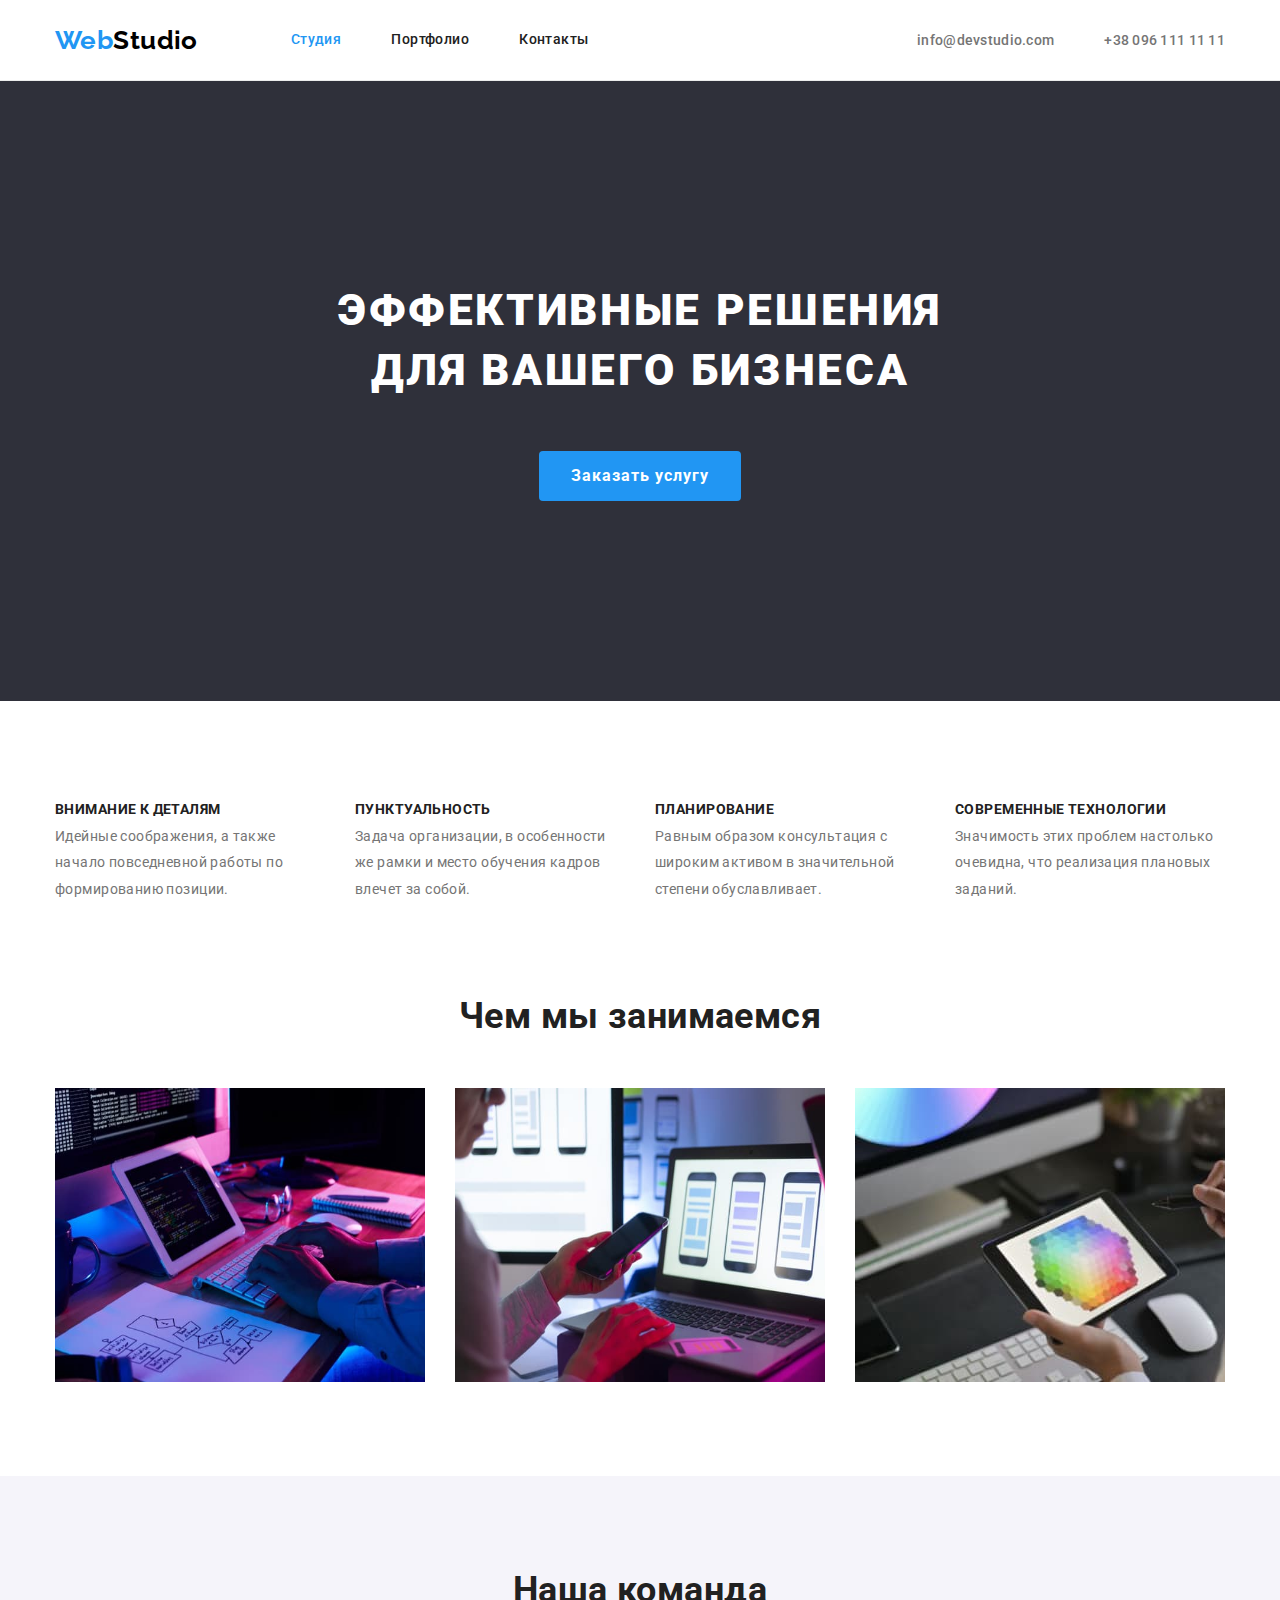
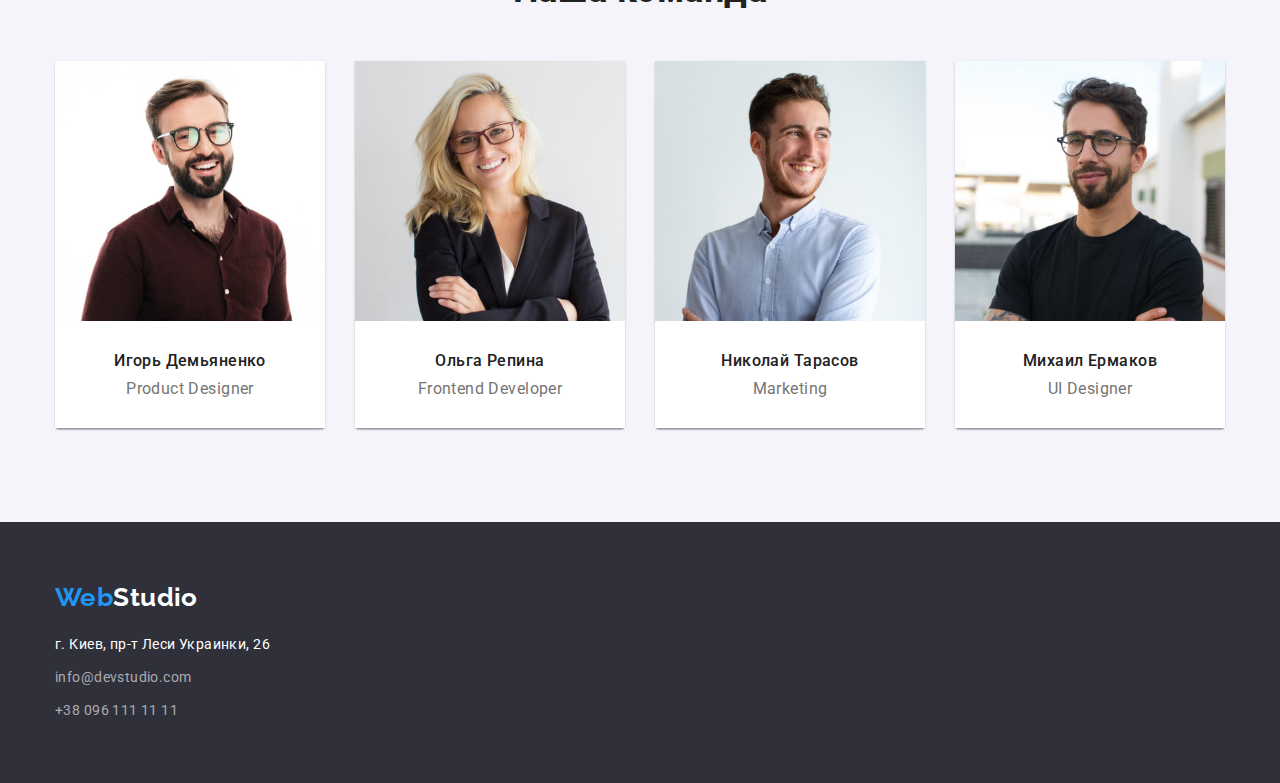
<file: index.html>
<!DOCTYPE html>
<html lang="ru">
<head>
    <meta charset="UTF-8">
    <meta http-equiv="X-UA-Compatible" content="IE=edge">
    <meta name="viewport" content="width=device-width, initial-scale=1.0">

    <title>Студия разработки сайтов, интернет-магазинов, веб и мобильных приложений</title>
        
    <link rel="preconnect" href="https://fonts.googleapis.com">
    <link rel="preconnect" href="https://fonts.gstatic.com" crossorigin>
    <link href="https://fonts.googleapis.com/css2?family=Raleway:wght@700&family=Roboto:wght@400;500;700;900&display=swap"
        rel="stylesheet">
    
    <link rel="stylesheet" href="https://cdnjs.cloudflare.com/ajax/libs/modern-normalize/1.1.0/modern-normalize.min.css">

    <link rel="stylesheet" href="./css/styles.css">
</head>

<body>
<!----------------------------- Header --------------------------------->
    <header class="header-section"> 
        <div class="container header-container">
            <nav class="nav-list">
                <a lang="en" href="/" class="logo">Web<span class="logo-header-color">Studio</span></a>
                
                <ul class="list nav-list">
                    <li class="item">
                        <a href="./index.html" class="list-menu current">Студия</a>
                    </li>
                    <li class="item">
                        <a href="./portfolio.html" class="list-menu">Портфолио</a>
                    </li>
                    <li class="item">
                        <a href="" class="list-menu">Контакты</a>
                    </li>
                </ul>
            </nav>
            <ul class="list header-contacts-list">
                <li class="item">
                    <a href="mailto:info@devstudio.com" class="header-contacts">info@devstudio.com</a>
                </li>
                <li class="item">
                    <a href="tel:+380961111111"  class="header-contacts">+38 096 111 11 11</a>
                </li> 
            </ul>
        </div>
    </header>

    <main>
<!----------------------------- Hero --------------------------------->
        <section class="hero">
            <div class="container hero-container">
                <h1 class="hero-h">Эффективные решения для вашего бизнеса</h1>
                <button type="button" class="button-header">Заказать услугу</button>
            </div>
        </section>
<!------------------------- Наши преимущества ------------------------>
        <section class="main-content-section">
            <!--  h2 уже скрыт в css -->
            <div class="container advantages-container" >
                <h2 class="visually-hidden">Наши преимущества</h2>

                <ul class="list advantages-list">
                    <li class="advantages-item">
                        <h3 class="advantages">Внимание к деталям</h3>
                        <p class="advantages-description">Идейные соображения, а также начало повседневной работы по формированию позиции.</p>
                    </li>
                    <li class="advantages-item">
                        <h3 class="advantages">Пунктуальность</h3>
                        <p class="advantages-description">Задача организации, в особенности же рамки и место обучения кадров влечет за собой.</p>
                    </li>
                    <li class="advantages-item">
                        <h3 class="advantages">Планирование</h3>
                        <p class="advantages-description">Равным образом консультация с широким активом в значительной степени обуславливает.</p>
                    </li>
                    <li class="advantages-item">
                        <h3 class="advantages">Современные технологии</h3>
                        <p class="advantages-description">Значимость этих проблем настолько очевидна, что реализация плановых заданий.</p>
                    </li>
                </ul>

            </div>
        </section>
<!------------------------- Чем мы занимаемся ------------------------>
        <section class="main-content-section  particuliarities-section">
            <div class="container">
                <h2 class="particuliarities-h">Чем мы занимаемся</h2>
                <ul class="list specialization-img">
                    <li><img class="particuliarities-photo" src="./images/algorithm.jpg" alt="Написание кода, алгоритм" width="370" height="294"></li>
                    <li><img class="particuliarities-photo" src="./images/mobile.jpg" alt="Разработка мобильных приложений" width="370" height="294"></li>
                    <li><img class="particuliarities-photo" src="./images/html-colors.jpg" alt="Цветовая палитра" width="370" height="294"></li>
                </ul>  
            </div>
        </section>
<!------------------------- Наша команда ------------------------>
        <section class="main-content-section team-backgroung">
            <div class="container team-container">
                <h2 class="particuliarities-h">Наша команда</h2>      

                <ul class="list our-team">
                    <li class="our-team-list">
                        <img class="teammate-photo" lang="en" src="./images/ihor.jpg" alt="Photo of Product Designer" width="270">
                        <div class="teammate-description">
                            <h3 class="teammate-name">Игорь Демьяненко</h3>
                            <p class="teammate-position" lang="en">Product Designer</p>
                    </div>    

                    </li>
                    <li class="our-team-list">
                        <img class="teammate-photo" lang="en" src="./images/olha.jpg" alt="Photo of Frontend Developer" width="270">
                        <div class="teammate-description">
                            <h3 class="teammate-name">Ольга Репина</h3>
                            <p class="teammate-position" lang="en">Frontend Developer</p>
                        </div>    
                                         
                    </li>
                    <li class="our-team-list">
                        <img class="teammate-photo" lang="en" src="./images/nick.jpg" alt="Photo of Marketing Expert" width="270">
                        <div class="teammate-description">
                            <h3 class="teammate-name">Николай Тарасов</h3>
                            <p class="teammate-position" lang="en">Marketing</p>
                        </div>    
                                           
                    </li>
                    <li class="our-team-list">
                        <img class="teammate-photo" lang="en" src="./images/mick.jpg" alt="Photo of UI Designer" width="270">
                        <div class="teammate-description">
                            <h3 class="teammate-name">Михаил Ермаков</h3>
                            <p class="teammate-position" lang="en">UI Designer</p>
                        </div>    
                                          
                    </li>                    
                </ul>  
            </div>
        </section>
    </main>
<!------------------------------ Footer ----------------------------->
    <footer class="footer-background">
        <div class="container footer-container">
            <a lang="en" href="/" class="logo"><span class="logo-accent">Web</span><span class="logo-footer-color">Studio</span></a>
                <address>
                    <ul class="list footer-adress-container">
                        <li class="address-common-list"><a class="address-list" href="https://goo.gl/maps/GgaBB5i8PTadJ9jeA" target="_blank" rel="noopener noreferer" >г. Киев, пр-т Леси Украинки, 26</a></li>
                        <li class="address-common-list"><a class="address-list footer-adress" href="mailto:info@devstudio.com">info@devstudio.com</a></li>
                        <li class="address-common-list"><a class="address-list footer-adress" href="tel:+380961111111">+38 096 111 11 11</a></li>
                    </ul>     
                </address>
            </div>
    </footer>
    
</body>
</html>
</file>
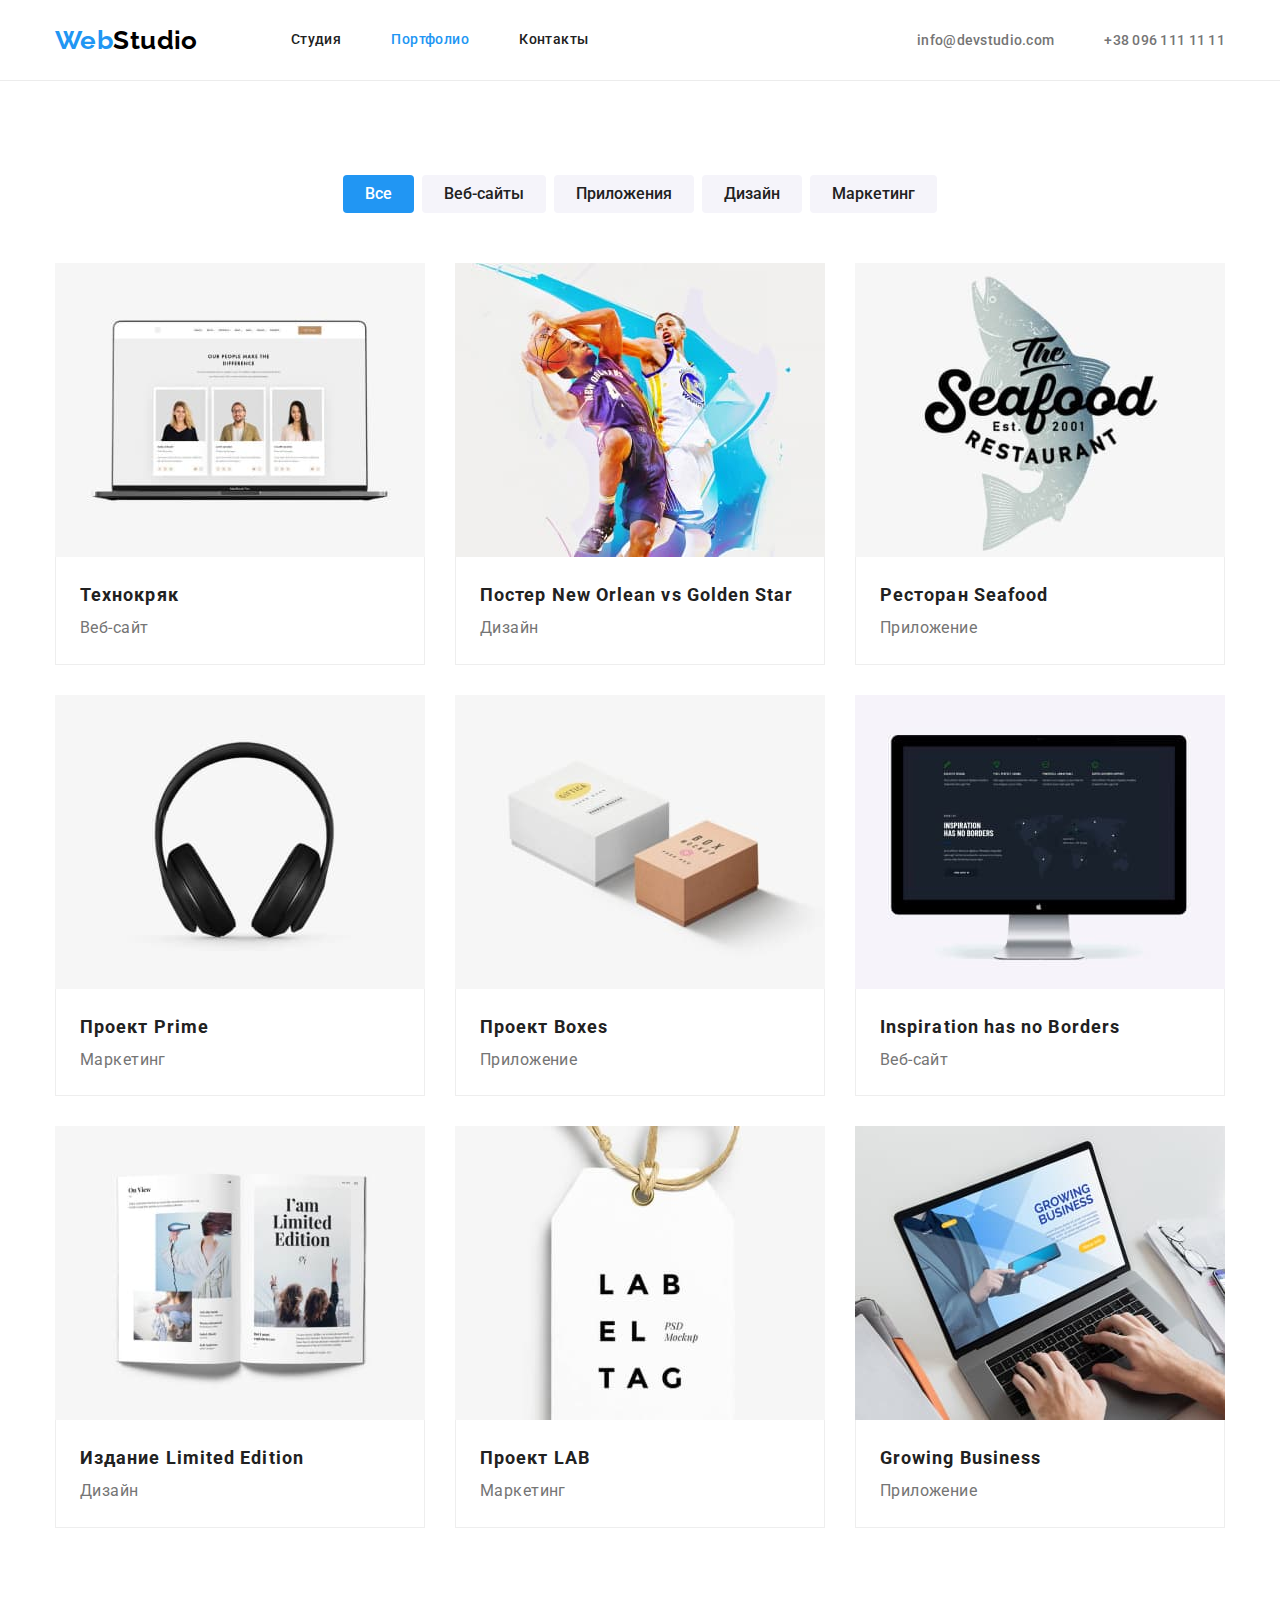
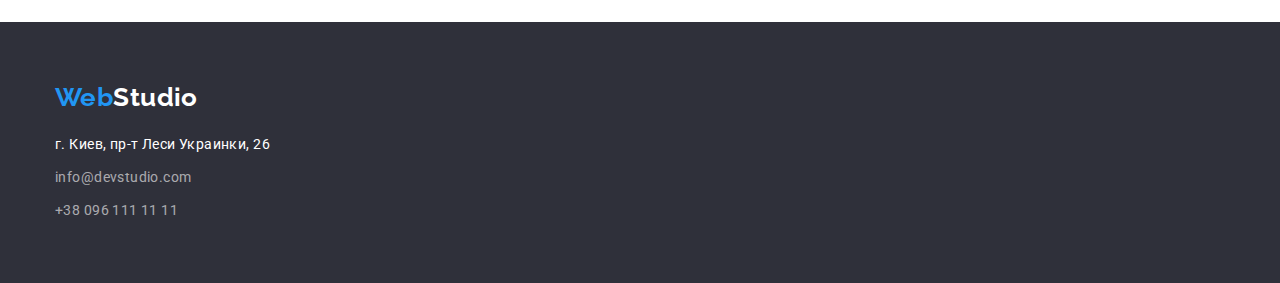
<file: portfolio.html>
<!DOCTYPE html>
<html lang="ru">
<head>
    <meta charset="UTF-8">
    <meta http-equiv="X-UA-Compatible" content="IE=edge">
    <meta name="viewport" content="width=device-width, initial-scale=1.0">

    <title>Студия разработки сайтов, интернет-магазинов, веб и мобильных приложений</title>

    <link rel="preconnect" href="https://fonts.googleapis.com">
    <link rel="preconnect" href="https://fonts.gstatic.com" crossorigin>
    <link href="https://fonts.googleapis.com/css2?family=Raleway:wght@700&family=Roboto:wght@400;500;700;900&display=swap"
         rel="stylesheet">

    <link rel="stylesheet" href="https://cdnjs.cloudflare.com/ajax/libs/modern-normalize/1.1.0/modern-normalize.min.css">     

    <link rel="stylesheet" href="./css/styles.css">
</head>

<body >
<!------------------------------ Header ----------------------------->
    <header class="header-section">
        <div class="container header-container">
            <nav class="nav-list">
                <a lang="en" href="/" class="logo">Web<span class="logo-header-color">Studio</span></a>
    
                <ul class="list nav-list">
                    <li class="item">
                        <a href="./index.html" class="list-menu">Студия</a>
                    </li>
                    <li class="item">
                        <a href="./portfolio.html" class="list-menu current">Портфолио</a>
                    </li>
                    <li class="item">
                        <a href="" class="list-menu">Контакты</a>
                    </li>
                </ul>
            </nav>
            <ul class="list header-contacts-list">
                <li class="item">
                    <a href="mailto:info@devstudio.com" class="header-contacts">info@devstudio.com</a>
                </li>
                <li class="item">
                    <a href="tel:+380961111111" class="header-contacts">+38 096 111 11 11</a>
                </li>
            </ul>
        </div>
    </header>

    <main>
        <!------------------------------ Projects ----------------------------->
        <section class="main-content-section">
            <!--- h1 уже скрыт в css --->
            <div class="container project-container">
                <h1 class="visually-hidden">Наши проекты</h1>
                
                <ul class="list filters-list">
                    <li class="radio-button-list">
                        <button type="button" class="radio-button current">Все</button>
                    </li>
                    <li class="radio-button-list">
                        <button type="button" class="radio-button">Веб-сайты</button>
                    </li>
                    <li class="radio-button-list">
                        <button type="button" class="radio-button">Приложения</button>
                    </li>
                    <li class="radio-button-list">
                        <button type="button" class="radio-button">Дизайн</button>
                    </li>
                    <li class="radio-button-list">
                        <button type="button" class="radio-button">Маркетинг</button>
                    </li>
                </ul>  

                <ul class="list projects-list">
                    <li class="project-list-item">
                        <a class="project-item-link" href="" target="_blank" title="Технокряк" rel="noopener nofollow">
                            <img class="projects-photo" src="./images/project-1.jpg" alt="Веб-сайт Технокряк">
                            <div class="project-description">
                                <h2 class="project-name">Технокряк</h2>
                                <p class="project-type">Веб-сайт</p>
                            </div> 
                        </a>
                    </li>
                    <li class="project-list-item">
                        <a href="" target="_blank" title="Постер New Orlean vs Golden Star" rel="noopener nofollow">
                            <img class="projects-photo" src="./images/project-2.jpg" alt="Постер New Orlean vs Golden Star">
                            <div class="project-description">
                                <h2 class="project-name">Постер <span lang="en">New Orlean vs Golden Star</span></h2>
                                <p class="project-type">Дизайн</p>
                            </div> 
                        </a>
                    </li>
                    <li class="project-list-item">
                        <a href="" target="_blank" title="Ресторан Seafood" rel="noopener nofollow">
                            <img class="projects-photo" src="./images/project-3.jpg" alt="Ресторан Seafood Лого">
                            <div class="project-description">
                                <h2 class="project-name">Ресторан <span lang="en">Seafood</span></h2>
                                <p class="project-type">Приложение</p>
                            </div> 
                        </a>
                    </li>
                    <li class="project-list-item">
                        <a href="" target="_blank" title="Проект Prime" rel="noopener nofollow">
                            <img class="projects-photo" src="./images/project-4.jpg" alt="Мониторные Наушники">
                            <div class="project-description">
                                <h2 class="project-name">Проект Prime</h2>
                                <p class="project-type">Маркетинг</p>
                            </div> 
                        </a>
                    </li>
                    <li class="project-list-item">
                        <a href="" target="_blank" title="Проект Boxes" rel="noopener nofollow">
                            <img class="projects-photo" src="./images/project-5.jpg" alt="2 картонные коробки для упаковки">
                            <div class="project-description">
                                <h2 class="project-name">Проект <span>Boxes</span></h2>
                                <p class="project-type">Приложение</p>
                            </div> 
                        </a>
                    </li>
                    <li class="project-list-item">
                        <a lang="en" href="" target="_blank" title="Inspiration has no Borders" rel="noopener nofollow">
                            <img class="projects-photo" src="./images/project-6.jpg" alt="Веб-сайт Inspiration has no Borders">
                            <div class="project-description">
                                <h2 lang="en" class="project-name">Inspiration has no Borders</h2>
                                <p class="project-type">Веб-сайт</p>
                            </div> 
                        </a>
                    </li>
                    <li class="project-list-item">
                        <a href="" target="_blank" title="Издание Limited Edition" rel="noopener nofollow">
                            <img class="projects-photo" src="./images/project-7.jpg" alt="Издание Limited Edition">
                            <div class="project-description">
                                <h2 class="project-name">Издание <span>Limited Edition</span></h2>
                                <p class="project-type">Дизайн</p>
                            </div> 
                        </a>
                    </li>
                    <li class="project-list-item">
                        <a href="" target="_blank" title="Проект LAB" rel="noopener nofollow">
                            <img class="projects-photo" src="./images/project-8.jpg" alt="Проект LAB">
                            <div class="project-description">
                                <h2 class="project-name">Проект <span>LAB</span></h2>
                                <p class="project-type">Маркетинг</p>
                            </div> 
                        </a>
                    </li>
                    <li class="project-list-item">
                        <a class="project-item-link" lang="en" href="" target="_blank" title="Growing Business" rel="noopener nofollow">
                            <img class="projects-photo" src="./images/project-9.jpg" alt="Приложение Growing Business на экране ноутбука">
                            <div class="project-description">
                                <h2 class="project-name">Growing Business</h2>
                                <p class="project-type">Приложение</p>
                            </div> 
                        </a>
                    </li>
                </ul>
            </div>
        </section>
    </main>

<!------------------------------ Footer ----------------------------->
<footer class="footer-background">
    <div class="container footer-container">
        <a lang="en" href="/" class="logo"><span class="logo-accent">Web</span><span
                class="logo-footer-color">Studio</span></a>
        <address>
            <ul class="list footer-adress-container">
                <li class="address-common-list"><a class="address-list" href="https://goo.gl/maps/GgaBB5i8PTadJ9jeA"
                        target="_blank" rel="noopener noreferer">г. Киев, пр-т Леси Украинки, 26</a></li>
                <li class="address-common-list"><a class="address-list footer-adress"
                        href="mailto:info@devstudio.com">info@devstudio.com</a></li>
                <li class="address-common-list"><a class="address-list footer-adress" href="tel:+380961111111">+38 096
                        111 11 11</a></li>
            </ul>
        </address>
    </div>
</footer>

</body>

</html>
</file>
<file: css/styles.css>
:root {
  --logo-header-color: #000000;
  --h-color: #212121;
  --accent-color: #2196f3;
  --main-text-color: #757575;
  --footer-adress-transparent: rgba(255, 255, 255, 0.6);
  --backgroung-main-color: #ffffff;
  --backgroung-hero-footer: #2f303a;
  --backgroung-team: #f5f4fa;
  --font-family-main: 'roboto', 'sans-serif';
  --font-family-secondary: 'raleway', 'sans-serif';
}

body {
  font-family: var(--font-family-main);
  font-size: 14px;
  letter-spacing: 0.03em;
  background-color: var(--backgroung-main-color);
  color: var(--main-text-color);
}

a {
  text-decoration: none;
  color: inherit;
}

h1,
h2,
h3,
p,
ul {
  margin-top: 0px;
  margin-right: 0px;
  margin-bottom: 0px;
}

ul {
  padding-left: 0px;
}

img {
  display: block;
  max-width: 100%;
  min-height: auto;
}

.visually-hidden {
  position: absolute;
  width: 1px;
  height: 1px;
  margin: -1px;
  padding: 0;
  overflow: hidden;
  border: 0;
  clip: rect(0 0 0 0);
}

/* =================== Header ===================== */
.container {
  width: 1200px;
  padding-right: 15px;
  padding-left: 15px;
  margin-right: auto;
  margin-left: auto;
}
.header-section {
  border-bottom: 1px solid #ececec;
}
.header-container {
  display: flex;
  align-items: center;
}

.list {
  list-style: none;
  font-style: normal;
}

.logo {
  margin-right: 93px;
  align-self: center;

  font-family: var(--font-family-secondary);
  font-weight: 700;
  font-size: 26px;
  line-height: 1.2;

  color: var(--accent-color);
}
.logo-header-color {
  color: var(--logo-header-color);
}

.header-contacts-list {
  display: flex;
  margin-left: auto;
}
.header-contacts {
  line-height: 1.17;
  letter-spacing: 0.02em;
}
.list-menu {
  line-height: 1.14;
  color: var(--h-color);
}
.list-menu:hover,
.list-menu:focus,
.header-contacts:hover,
.header-contacts:focus {
  color: var(--accent-color);
}

.nav-list {
  display: flex;
}
.nav-list .list-menu.current {
  color: var(--accent-color);
}
.nav-list .list-menu,
.header-contacts-list .header-contacts {
  display: block;
  padding-top: 32px;
  padding-bottom: 32px;
}
.nav-list .item {
  font-weight: 500;
}
.nav-list .item:not(:last-child),
.header-contacts-list .item:not(:last-child) {
  margin-right: 50px;
}

.header-contacts-list .item {
  font-weight: 500;
}

/* ===================== Hero ======================= */
.hero {
  background-color: var(--backgroung-hero-footer);
  color: var(--backgroung-main-color);
  padding-top: 200px;
  padding-bottom: 200px;
}
.hero-container {
  text-align: center;
}
.hero-h {
  text-align: center;
  margin: 0 auto;
  width: 696px;
  font-weight: 900;
  font-size: 44px;
  line-height: 1.36;
  letter-spacing: 0.06em;
  text-transform: uppercase;
}
.button-header {
  display: inline-block;
  align-items: center;

  min-width: 200px;
  min-height: 50px;
  padding-right: 32px;
  padding-left: 32px;
  margin-top: 50px;

  cursor: pointer;
  border: none;
  border-radius: 4px;

  font-family: inherit;
  font-weight: 700;
  font-size: 16px;
  line-height: 1.9;
  letter-spacing: 0.06em;

  background-color: var(--accent-color);
  color: var(--backgroung-main-color);
}
.filters-list .radio-button.current {
  background-color: var(--accent-color);
}
/* ===================== Наши преимущества ======================= */
h2,
h3 {
  color: var(--h-color);
}

.main-content-section {
  padding-top: 94px;
  padding-bottom: 94px;
}

.advantages-list {
  display: flex;
  flex-wrap: wrap;
}
.advantages-list > .advantages-item {
  flex-basis: calc((100% - 3 * 30px) / 4);
  margin-right: 30px;
}
.advantages-list > .advantages-item:nth-child(4n) {
  margin-right: 0px;
}
.advantages-list > .advantages-item:nth-child(n + 5) {
  margin-top: 30px;
}
.advantages {
  text-transform: uppercase;
  font-weight: 700;
  font-size: 14px;
  line-height: 2;
}
.advantages-description {
  font-size: 14px;
  line-height: 1.88;
}
/* ===================== Чем мы занимаемся ======================= */
.particuliarities-section {
  padding-top: 0;
}
.particuliarities-h {
  margin-bottom: 50px;

  font-weight: 700;
  font-size: 36px;
  line-height: 1.16;
  text-align: center;
}

.specialization-img {
  display: flex;
  flex-wrap: wrap;
  margin-top: -30px;
  margin-left: -30px;
}
.particuliarities-photo {
  width: 370px;
  margin-top: 30px;
  margin-left: 30px;
}
.specialization-img > .particuliarities-photo {
  flex-basis: calc((100% - 3 * 30px) / 3);
}

/* ===================== Наша команда======================= */
.team-backgroung {
  background-color: var(--backgroung-team);
}

.our-team {
  display: flex;
  flex-wrap: wrap;
  margin-top: -30px;
  margin-left: -30px;
}
.our-team-list {
  margin-top: 30px;
  margin-left: 30px;
  box-shadow: 0px 1px 3px rgba(0, 0, 0, 0.12), 0px 1px 1px rgba(0, 0, 0, 0.14),
    0px 2px 1px rgba(0, 0, 0, 0.2);
  border-bottom-right-radius: 4px;
  border-bottom-left-radius: 4px;
}
.our-team > .our-team-list {
  flex-basis: calc((100% - 4 * 30px) / 4);
}
.teammate-photo {
  width: 270px;
}
.teammate-description {
  padding-top: 30px;
  padding-bottom: 30px;

  background-color: var(--backgroung-main-color);
}
.teammate-name,
.teammate-position {
  font-size: 16px;
  line-height: 1.19;
  text-align: center;
}
.teammate-name {
  margin-bottom: 8px;
  font-weight: 500;
}

/* =========================== Footer =============================== */
.footer-background {
  background-color: var(--backgroung-hero-footer);
}
.footer-container {
  padding-top: 60px;
  padding-bottom: 60px;
}
.footer-adress-container {
  margin-top: 20px;
}
.logo-footer-color {
  color: var(--backgroung-main-color);
}
.address-list {
  color: var(--backgroung-main-color);
  font-size: 14px;
  line-height: 1.71;
}
.footer-adress {
  color: var(--footer-adress-transparent);
}

.footer-adress-container > .address-common-list:not(:last-child) {
  margin-bottom: 9px;
}
/* =================== Projects ===================== */

.radio-button {
  padding-top: 6px;
  padding-right: 22px;
  padding-bottom: 6px;
  padding-left: 22px;

  border: none;
  border-radius: 4px;

  cursor: pointer;

  font-family: inherit;
  font-weight: 500;
  font-size: 16px;
  line-height: 1.63;
  text-align: center;

  background-color: var(--backgroung-team);
  color: var(--h-color);
}
.filters-list .radio-button-list:not(:first-child) {
  margin-left: 8px;
}
.filters-list .radio-button.current,
.radio-button:hover,
.radio-button:focus {
  background-color: var(--accent-color);
  color: var(--backgroung-main-color);
}
.filters-list {
  display: flex;
  justify-content: center;
  margin-bottom: 50px;
}

.projects-list {
  display: flex;
  flex-wrap: wrap;
  margin-top: -30px;
  margin-right: -30px;
}
.projects-list > .project-list-item {
  margin-right: 30px;
  margin-top: 30px;
  flex-basis: calc((100% - 3 * 30px) / 3);
}
.projects-photo {
  width: 370px;
}
.project-description {
  padding-top: 20px;
  padding-right: 24px;
  padding-bottom: 20px;
  padding-left: 24px;

  border: 1px solid #eeeeee;
  border-top: none;
}
.project-name {
  font-weight: 700;
  font-size: 18px;
  line-height: 2;
  letter-spacing: 0.06em;
}
.project-type {
  font-size: 16px;
  line-height: 1.9;
}
</file>
